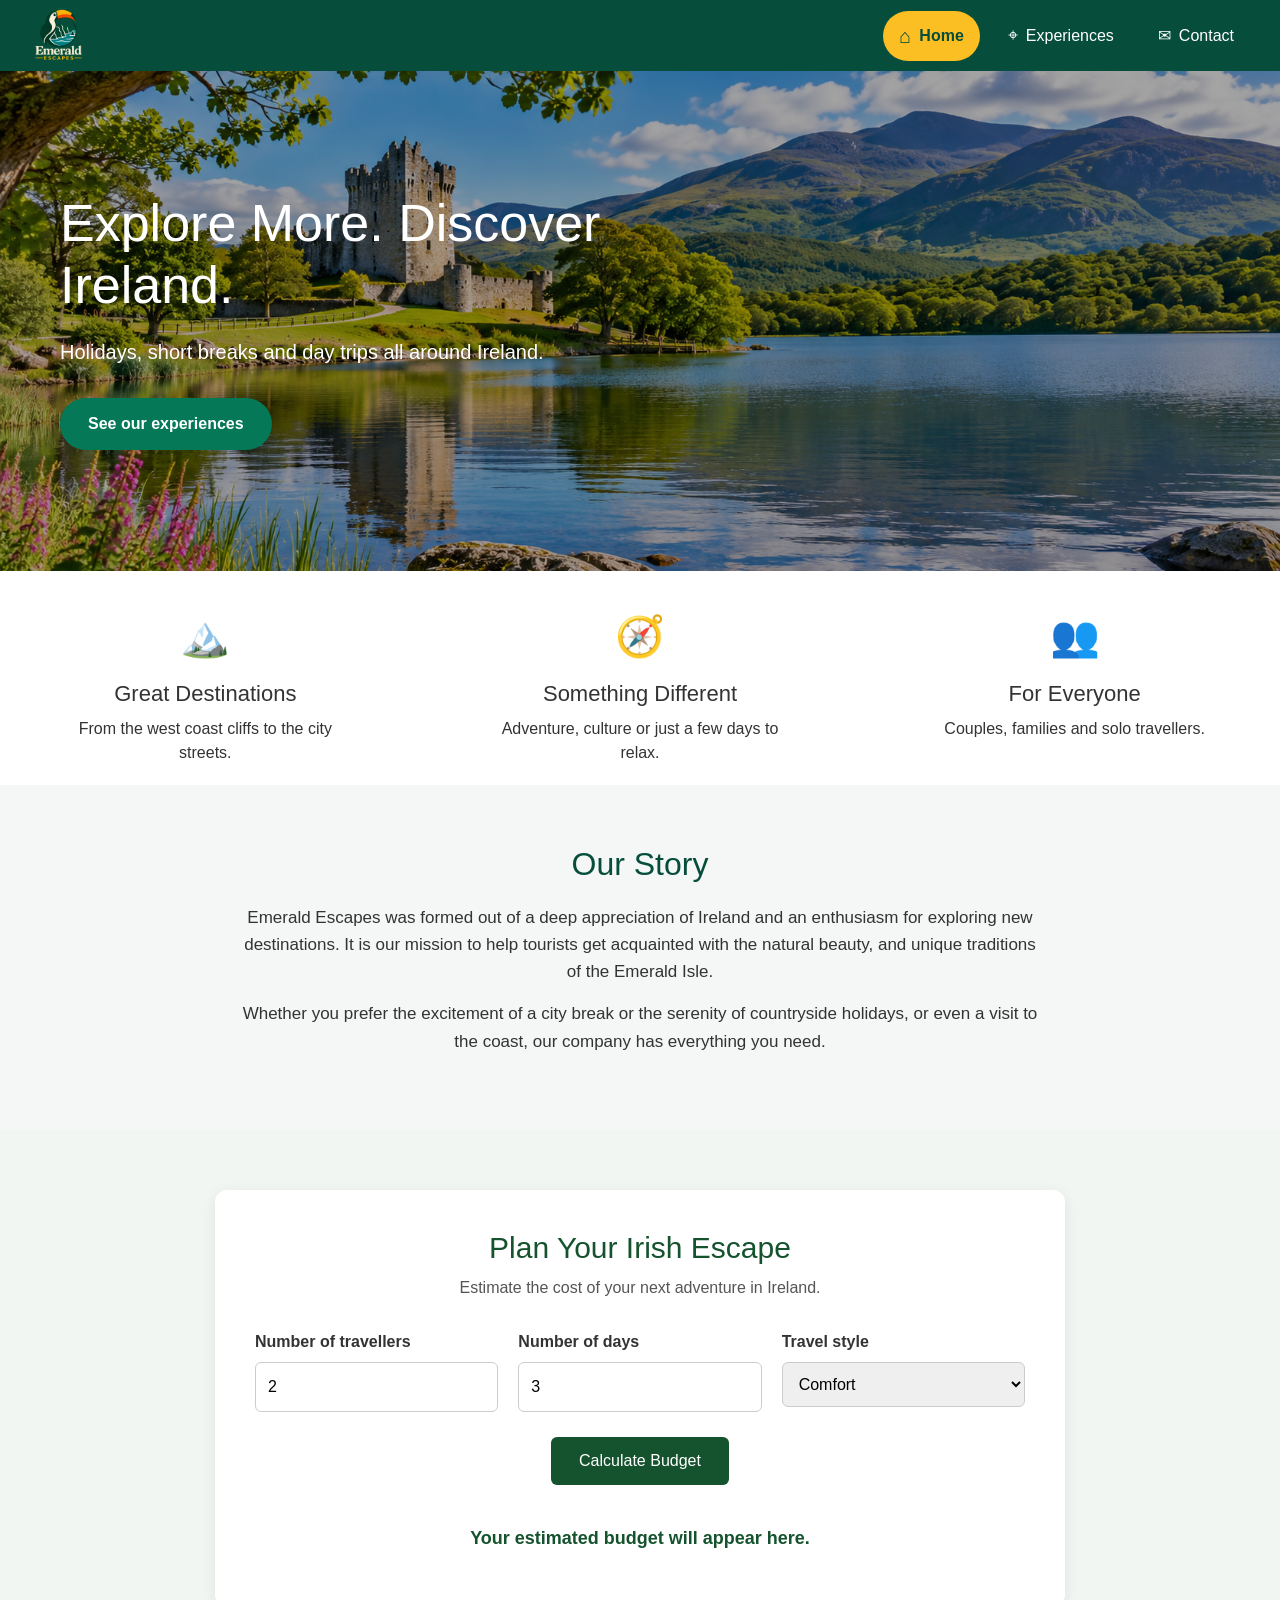
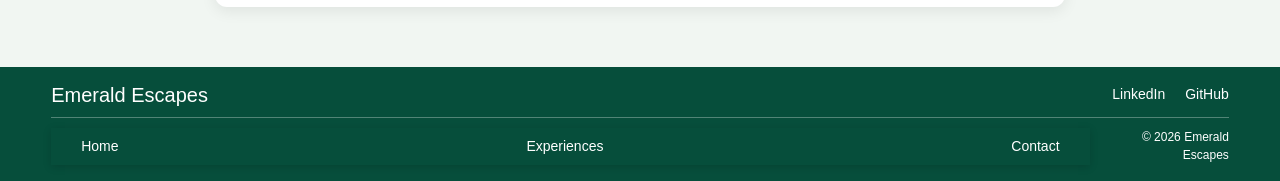
<file: index.html>
<!DOCTYPE html>
<html lang="en">
	<head>
		<meta charset="UTF-8">
		<meta name="viewport" content="width=device-width, initial-scale=1.0">
		<title>Emerald Escapes</title>
		
		<!-- Bootstrap CSS -->
		<link href="https://cdn.jsdelivr.net/npm/bootstrap@5.3.8/dist/css/bootstrap.min.css"
		rel="stylesheet"
		integrity="sha384-sRIl4kxILFvY47J16cr9ZwB07vP4J8+LH7qKQnuqkuIAvNWLzeN8tE5YBujZqJLB"
		crossorigin="anonymous">
				
		<link rel="stylesheet" href="css/style.css">
	</head>

	<body>

		<nav>
			<a href="index.html" class="logo">
				<img src="images/emerald-logo.png" alt="Emerald Escapes">
			</a>
			<ul>
				<li><a href="index.html" class="active">Home</a></li>
				<li><a href="experiences.html">Experiences</a></li>
				<li><a href="contact.html">Contact</a></li>
			</ul>
		</nav>

		<!-- hero -->
		<section class="hero">
			<h1>Explore More. Discover Ireland.</h1>
			<p>Holidays, short breaks and day trips all around Ireland.</p>
			<a href="experiences.html">See our experiences</a>
		</section>

		<!-- 3 cards under the hero -->
		<section class="highlights row g-4">
			<div class="col-12 col-md-4">
    			<article class="highlight">
					<div class="highlight-icon">🏔️</div>
					<h2>Great Destinations</h2>
					<p>From the west coast cliffs to the city streets.</p>
				</article>
			</div>

			<div class="col-12 col-md-4">
				<article class="highlight">
					<div class="highlight-icon">🧭</div>
					<h2>Something Different</h2>
					<p>Adventure, culture or just a few days to relax.</p>
				</article>
			</div>
		
			<div class="col-12 col-md-4">
				<article class="highlight">
					<div class="highlight-icon">👥</div>
					<h2>For Everyone</h2>
					<p>Couples, families and solo travellers.</p>
				</article>
			</div>
		</section>
		
		<!-- Our Story -->
		<section class="about">
			<div class="about-container">
				<h2>Our Story</h2>

				<p>
					Emerald Escapes was formed out of a deep appreciation of Ireland 
					and an enthusiasm for exploring new destinations. 
					It is our mission to help tourists get acquainted with the natural beauty,
					and unique traditions of the Emerald Isle.
				</p>

				<p>
					Whether you prefer the excitement of a city break or the serenity of countryside holidays, 
					or even a visit to the coast, our company has everything you need.
					
				</p>
			</div>
		</section>

		
		<!-- Holiday Budget Calculator -->
		<section class="budget-calculator">
			<div class="budget-container">
				<h2>Plan Your Irish Escape</h2>
				<p>Estimate the cost of your next adventure in Ireland.</p>

				<div class="budget-form">

					<div class="budget-field">
						<label for="travellers">Number of travellers</label>
						<input type="number" id="travellers" min="1" max="20" value="2">
					</div>

					<div class="budget-field">
						<label for="days">Number of days</label>
						<input type="number" id="days" min="1" max="30" value="3">
					</div>

					<div class="budget-field">
						<label for="travel-style">Travel style</label>
						<select id="travel-style">
							<option value="60">Budget</option>
							<option value="100" selected>Comfort</option>
							<option value="180">Luxury</option>
						</select>
					</div>

				</div>

				<button type="button" id="calculate-budget">
					Calculate Budget
				</button>

				<div id="budget-result" aria-live="polite">
					Your estimated budget will appear here.
				</div>
			</div>
		</section>

		<!--Footer-->
		<footer class="footer">
			<div class="footer-top">
				<div class="footer-brand">
					<h2>Emerald Escapes</h2>
				</div>
				<div class="footer-social">
					<a href="https://linkedin.com/in/glimaalmeida" target="_blank" rel="noopener noreferrer">LinkedIn</a>
					<a href="https://github.com/GuiLimaTi" target="_blank" rel="noopener noreferrer">GitHub</a>
				</div>
			</div>

			<div class="footer-bottom">
				<nav class="footer-links">
					<a href="index.html">Home</a>
					<a href="experiences.html">Experiences</a>
					<a href="contact.html">Contact</a>
				</nav>
				<p class="footer-copyright">&copy; 2026 Emerald Escapes</p>
			</div>
		</footer>
			
			<!-- JavaScript -->
        <script src="js/script.js"></script>

	</body>
</html>
</file>
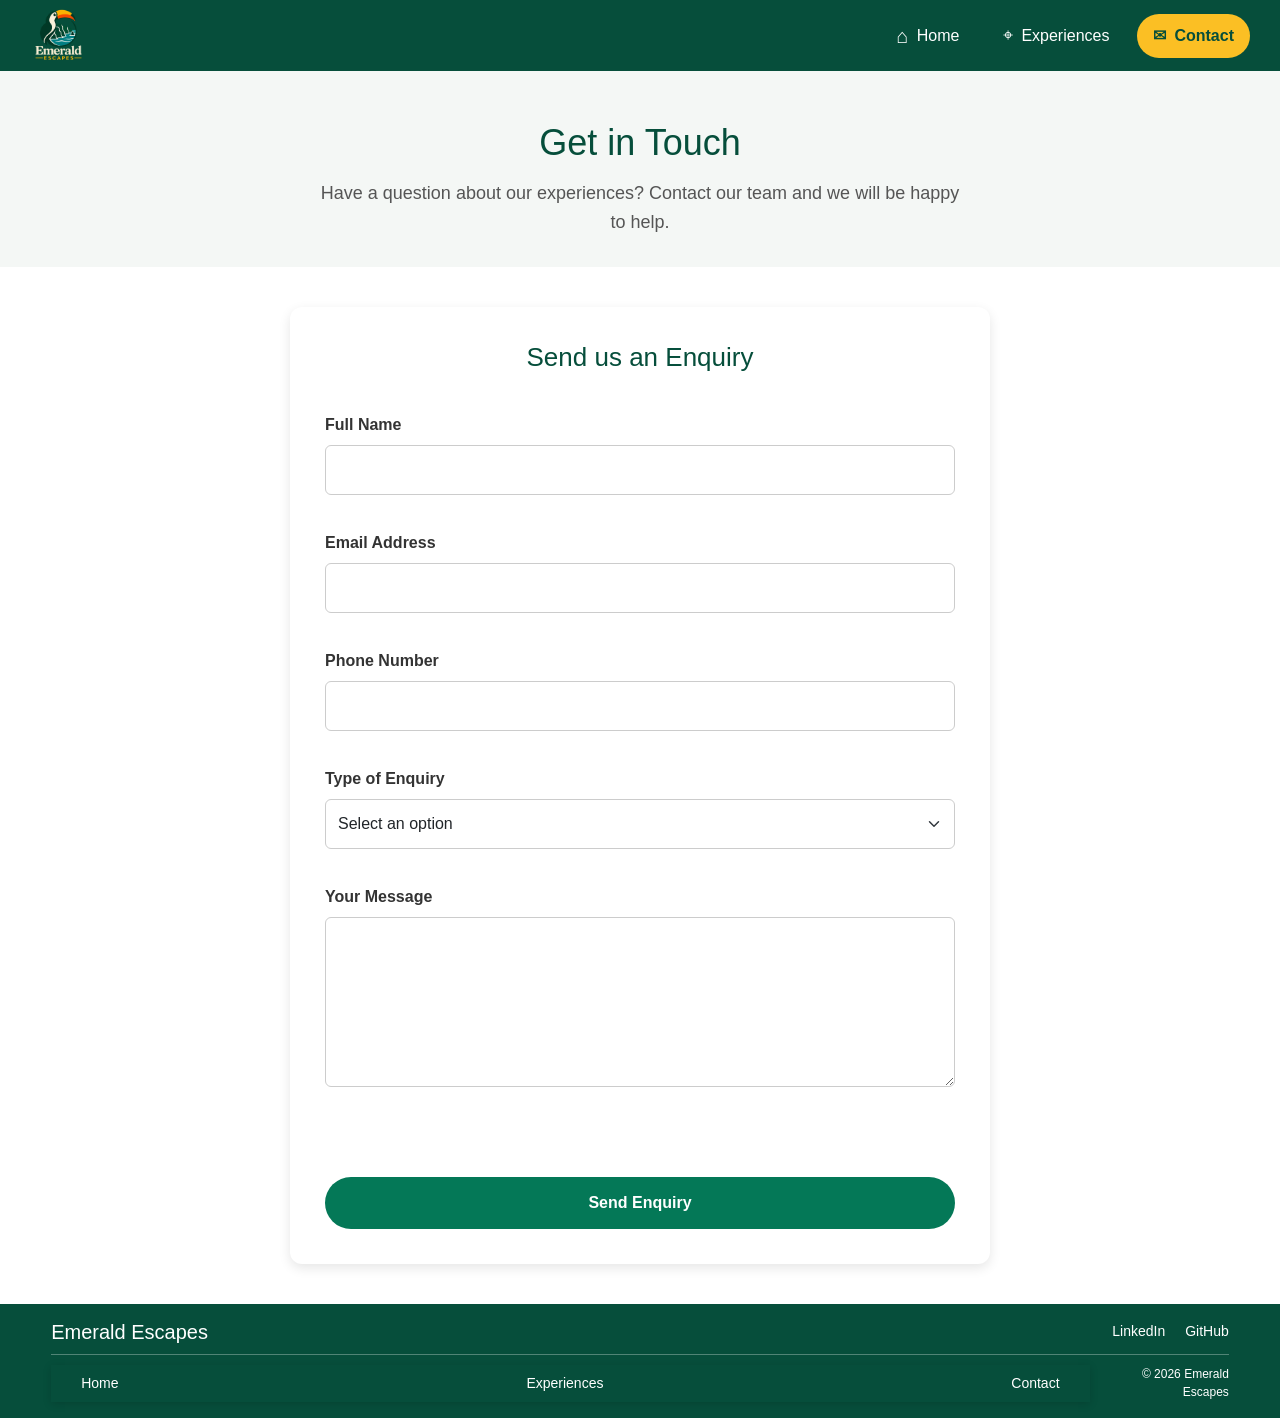
<file: contact.html>
<!DOCTYPE html>
<html lang="en">

	<head>
		<meta charset="UTF-8">
		<meta name="viewport" content="width=device-width, initial-scale=1.0">
		<title> Emerald Escapes | Contact</title>
		
		<!-- Bootstrap CSS -->
		<link href="https://cdn.jsdelivr.net/npm/bootstrap@5.3.8/dist/css/bootstrap.min.css"
		rel="stylesheet"
		integrity="sha384-sRIl4kxILFvY47J16cr9ZwB07vP4J8+LH7qKQnuqkuIAvNWLzeN8tE5YBujZqJLB"
		crossorigin="anonymous">
		
		<link rel="stylesheet" href="css/style.css">
	</head>

	<body>
		<nav>
			<a href="index.html" class="logo">
				<img src="images/emerald-logo.png" alt="Emerald Escapes">
			</a>
			<ul>
				<li><a href="index.html">Home</a></li>
				<li><a href="experiences.html">Experiences</a></li>
				<li><a href="contact.html" class="active">Contact</a></li>
			</ul>
		</nav>
		
		<section class="contact-header">
		
			<h1> Get in Touch </h1>
			<p>
				Have a question about our experiences?
				Contact our team and we will be happy to help.
			</p>
			
		</section>
		
		<!--Contact form section-->
		<section class="contact-section">
		
			<h2> Send us an Enquiry </h2>
			
			<form id="contact-form">
			
				<!--Name field-->
				<div class="mb-3">
					<label for="name" class="form-label">Full Name</label>
					<input type="text" class="form-control" id="name" name="name">
				</div>
				
				<!--Email field-->
				<div class="mb-3">
					<label for="email" class="form-label">Email Address</label>
					<input type="email" class="form-control" id="email" name="email">
				</div>
				
				<!--Phone field-->
				<div class="mb-3">
					<label for="phone" class="form-label">Phone Number</label>
					<input type="tel" class="form-control" id="phone" name="phone">
				</div>
				
				<!-- Query type field-->
				<div class="mb-3">
					<label for="query-type" class="form-label">Type of Enquiry</label>
					<select class="form-select" id="query-type" name="query-type">
						<option value="">Select an option</option>
						<option value="booking">Booking</option>
						<option value="payment">Payment</option>
						<option value="information">General Information</option>
						<option value="other">Other</option>
					</select>
				</div>
				
				<!--Message field-->
				<div class="mb-3">
					<label for="message" class="form-label">Your Message</label>
					<textarea class="form-control" id="message" name="message" rows="6"></textarea>
				</div>
				
				<!--Form feedback area-->
				<div id="form-feedback" aria-live="polite"></div>
				
				<!--Submit button--> 
				<button type="submit" class="btn btn-success">
					Send Enquiry
				</button>			
			</form>
		</section>

			<!--Footer-->
			<footer class="footer">
				<div class="footer-top">
					<div class="footer-brand">
						<h2>Emerald Escapes</h2>
					</div>
					<div class="footer-social">
						<a href="https://linkedin.com/in/glimaalmeida" target="_blank" rel="noopener noreferrer">LinkedIn</a>
						<a href="https://github.com/GuiLimaTi" target="_blank" rel="noopener noreferrer">GitHub</a>
					</div>
				</div>

				<div class="footer-bottom">
					<nav class="footer-links">
						<a href="index.html">Home</a>
						<a href="experiences.html">Experiences</a>
						<a href="contact.html">Contact</a>
					</nav>
					<p class="footer-copyright">&copy; 2026 Emerald Escapes</p>
				</div>
			</footer>
			
			<script src="js/script.js"></script>
			
	</body>
</html>
</file>
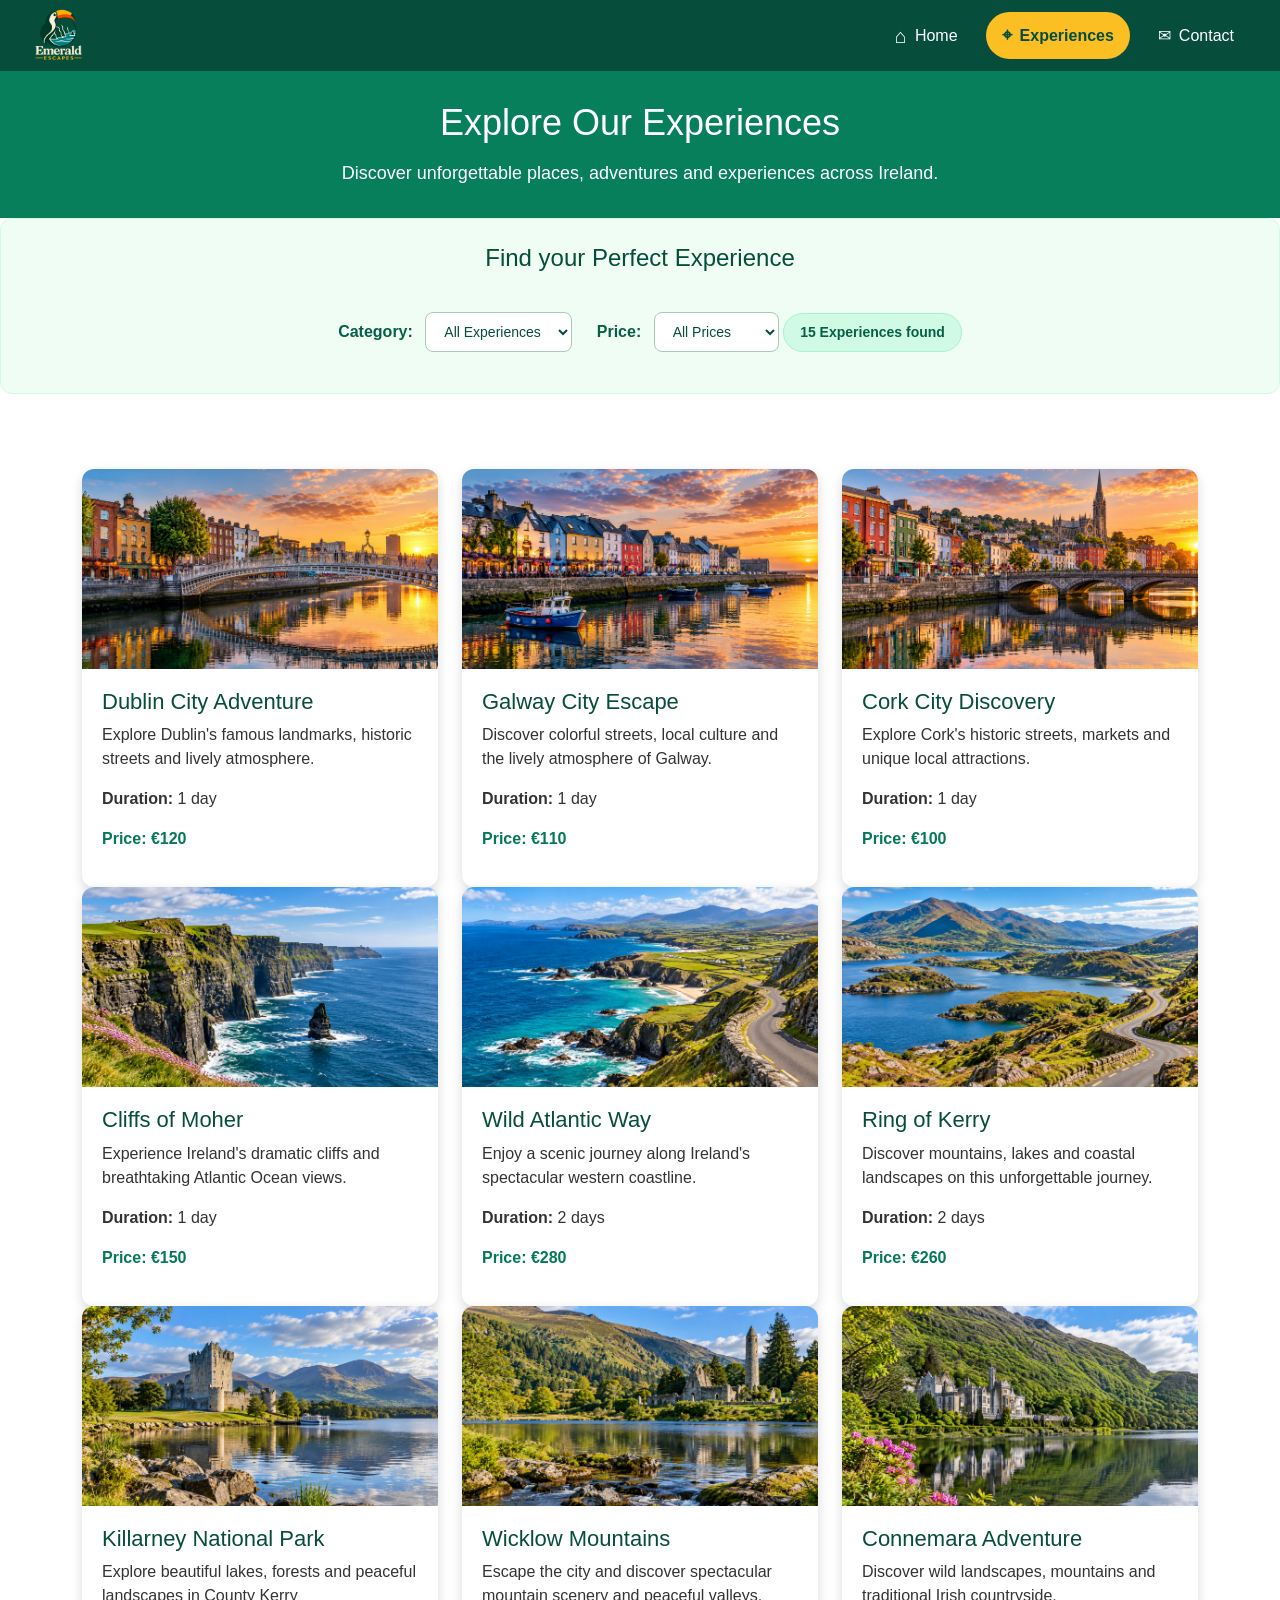
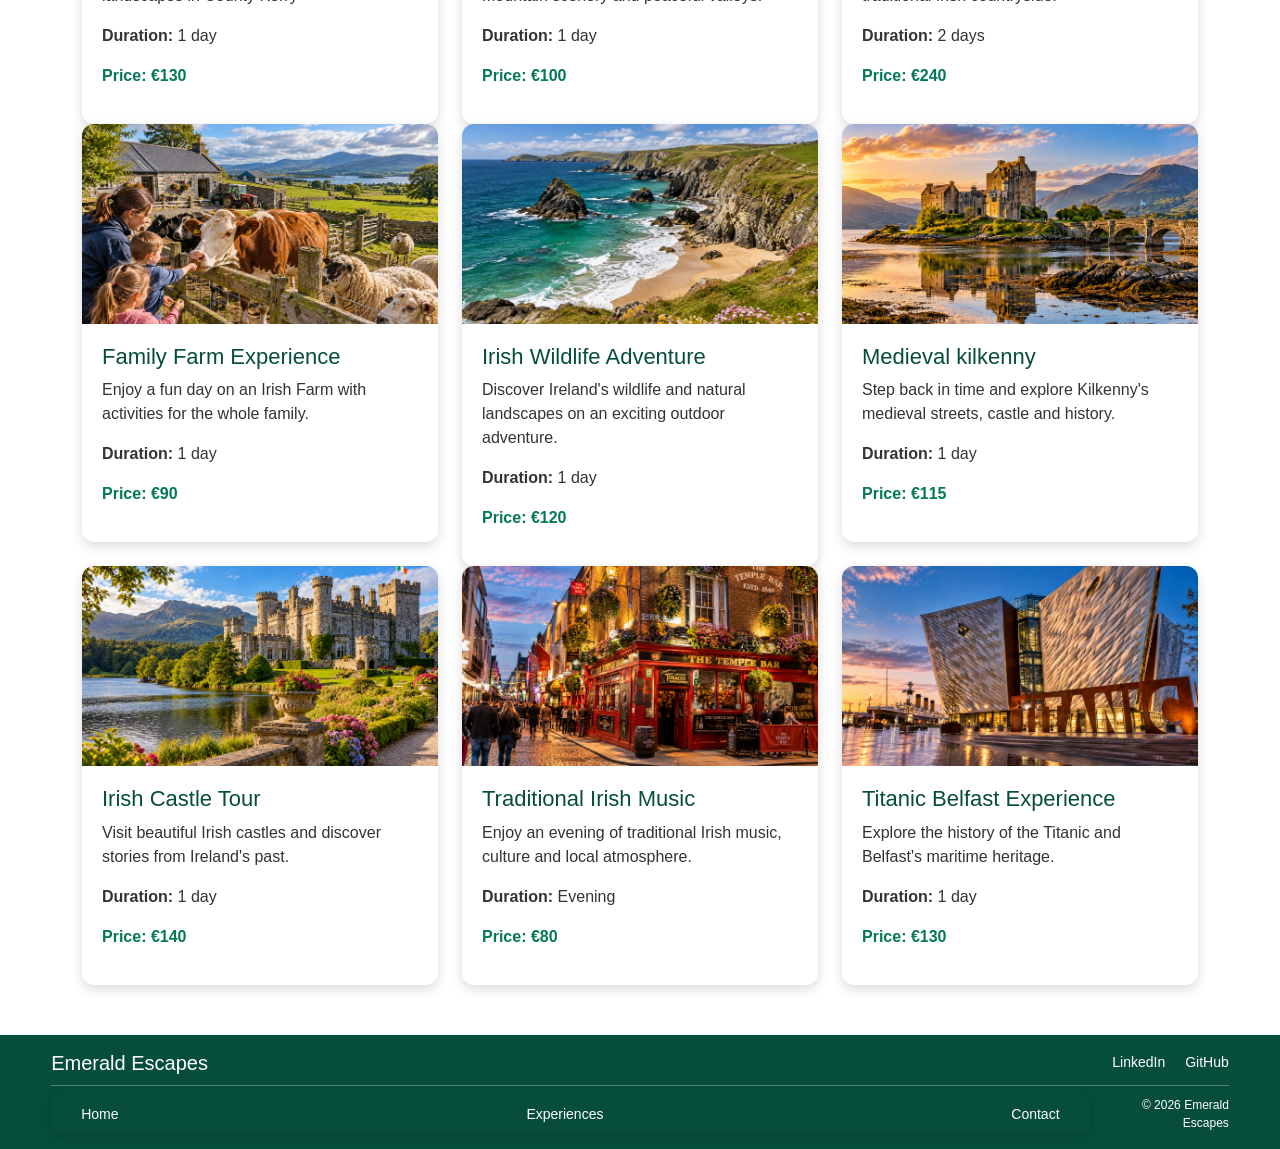
<file: experiences.html>
<!DOCTYPE html>
<html lang="en">
	<head>

		<meta charset="UTF-8">
		<meta name="viewport" content="width=device-width, initial-scale=1.0">
		<title> Emerald Escapes | Experiences</title>
		
		<!-- Bootstrap CSS -->
		<link href="https://cdn.jsdelivr.net/npm/bootstrap@5.3.8/dist/css/bootstrap.min.css"
		rel="stylesheet"
		integrity="sha384-sRIl4kxILFvY47J16cr9ZwB07vP4J8+LH7qKQnuqkuIAvNWLzeN8tE5YBujZqJLB"
		crossorigin="anonymous">
		
		<link rel="stylesheet" href="css/style.css">
	</head>

	<body>
		<nav>
			<a href="index.html" class="logo">
				<img src="images/emerald-logo.png" alt="Emerald Escapes">
			</a>
			<ul>
				<li><a href="index.html">Home</a></li>
				<li><a href="experiences.html" class="active">Experiences</a></li>
				<li><a href="contact.html">Contact</a></li>
			</ul>
		</nav>
		
		<!--Experiences page heading-->
		<section class="experience-header">
		
			<!--Main heading-->
			<h1>Explore Our Experiences</h1>
			<p> Discover unforgettable places, adventures and experiences across Ireland.</p>
		</section>
		
		<!--Experience filters-->
		<section class="filters">
		
			<!--Filter heading-->
			<h2>Find your Perfect Experience</h2>
			
			<!--Category filter-->
			<label for="category"> Category:</label>
			
			<select id="category">
				<option value="all">All Experiences</option>
				<option value="city">City</option>
				<option value="coastal">Coastal</option>
				<option value="countryside">Countryside</option>
				<option value="family">Family</option>
				<option value="cultural">Cultural</option>
			</select>
			
			<!--Price filter-->
			<label for="price">Price:</label>
			
			<select id="price">
				<option value="all">All Prices </option>
				<option value="low">Under €100</option>
				<option value="medium">€100 - €200 </option>
				<option value="high">Over €200 </option>
			</select>
			
			<!-- Display the number of experiences-->
			<p id="results-count" aria-live="polite"> 15 Experiences found </p>
		</section>
			
			<!--Experiences section-->
			<section class="experiences">
			
				<div class="container">
					<div class="row">

						<!-- (01. DUBLIN) Experience card -->
						<div class="col-12 col-md-6 col-lg-4">
							<article class="experience-card" data-category="city" data-price="120">
						
								<!--Experience image-->
								<img src="images/dublin.jpg" alt="View of Dublin City">
								
								<!--Experience information-->
								<div class="experience-info">
								
									<!--Experience title-->
									<h2> Dublin City Adventure</h2>
													
									<!-- Short description-->
									<p> Explore Dublin's famous landmarks, historic streets and lively atmosphere.</p>
								
									<!--Experience details-->
									<p><strong>Duration:</strong> 1 day </p>
									<p><strong>Price:</strong> €120 </p>
								</div>
							</article>
						</div>
						
						<!--(02. GALWAY) Experience card-->
						<div class="col-12 col-md-6 col-lg-4">
							<article class="experience-card"data-category="city" data-price="110">
						
								<!--Experience image-->
								<img src="images/galway.jpg" alt="View of Galway City">
								
								<!--Experience information-->
								<div class="experience-info">
								
									<!--Experience title-->
									<h2> Galway City Escape</h2>
													
									<!-- Short description-->
									<p> Discover colorful streets, local culture and the lively atmosphere of Galway.</p>
								
									<!--Experience details-->
									<p><strong>Duration:</strong> 1 day </p>
									<p><strong>Price:</strong> €110 </p>
								</div>
							</article>
						</div>
						
						<!--(03. CORK) Experience card-->
						<div class="col-12 col-md-6 col-lg-4">
							<article class="experience-card" data-category="city" data-price="100">
						
								<!--Experience image-->
								<img src="images/cork.jpg" alt="View of Cork City">
								
								<!--Experience information-->
								<div class="experience-info">
								
									<!--Experience title-->
									<h2> Cork City Discovery</h2>
													
									<!-- Short description-->
									<p> Explore Cork's historic streets, markets and unique local attractions.</p>
								
									<!--Experience details-->
									<p><strong>Duration:</strong> 1 day </p>
									<p><strong>Price:</strong> €100 </p>
								</div>
							</article>
						</div>
						
						<!--(04. Cliffs of Moher) Experience card-->
						<div class="col-12 col-md-6 col-lg-4">
							<article class="experience-card"data-category="coastal" data-price="150">
						
								<!--Experience image-->
								<img src="images/cliffs-of-moher.jpg" alt="Cliffs of Moher Overlooking the Atlantic Ocean">
								
								<!--Experience information-->
								<div class="experience-info">
								
									<!--Experience title-->
									<h2> Cliffs of Moher</h2>
													
									<!-- Short description-->
									<p> Experience Ireland's dramatic cliffs and breathtaking Atlantic Ocean views.</p>
								
									<!--Experience details-->
									<p><strong>Duration:</strong> 1 day </p>
									<p><strong>Price:</strong> €150 </p>
								</div>
							</article>
						</div>
						
						<!--(05. Wild Atlantic Way) Experience card-->
						<div class="col-12 col-md-6 col-lg-4">
								<article class="experience-card"data-category="coastal" data-price="280">
							
								<!--Experience image-->
								<img src="images/wild-atlantic-way.jpg" alt="Scenic view along the Wild Atlantic Way">
								
								<!--Experience information-->
								<div class="experience-info">
								
									<!--Experience title-->
									<h2> Wild Atlantic Way</h2>
													
									<!-- Short description-->
									<p> Enjoy a scenic journey along Ireland's spectacular western coastline.</p>
								
									<!--Experience details-->
									<p><strong>Duration:</strong> 2 days </p>
									<p><strong>Price:</strong> €280 </p>
								</div>
							</article>
						</div>
						
						<!--(06. Ring of Kerry) Experience card-->
						<div class="col-12 col-md-6 col-lg-4">
							<article class="experience-card" data-category="coastal" data-price="260">
						
								<!--Experience image-->
								<img src="images/ring-of-kerry.jpg" alt="Mountain and coastal scenery along the Ring of Kerry">
								
								<!--Experience information-->
								<div class="experience-info">
								
									<!--Experience title-->
									<h2> Ring of Kerry</h2>
													
									<!-- Short description-->
									<p> Discover mountains, lakes and coastal landscapes on this unforgettable journey.</p>
								
									<!--Experience details-->
									<p><strong>Duration:</strong> 2 days </p>
									<p><strong>Price:</strong> €260 </p>
								</div>
							</article>
						</div>
						
						<!--(07. Killarney National Park) Experience card-->
						<div class="col-12 col-md-6 col-lg-4">
							<article class="experience-card" data-category="countryside" data-price="130">
						
								<!--Experience image-->
								<img src="images/killarney.jpg" alt="Landscape of Killarney National Park">
								
								<!--Experience information-->
								<div class="experience-info">
								
									<!--Experience title-->
									<h2> Killarney National Park </h2>
													
									<!-- Short description-->
									<p> Explore beautiful lakes, forests and peaceful landscapes in County Kerry</p>
								
									<!--Experience details-->
									<p><strong>Duration:</strong> 1 day </p>
									<p><strong>Price:</strong> €130 </p>
								</div>
							</article>
						</div>
						
						<!--(08. Wicklow Mountains) Experience card-->
						<div class="col-12 col-md-6 col-lg-4">
							<article class="experience-card" data-category="countryside" data-price="100">
						
								<!--Experience image-->
								<img src="images/wicklow.jpg" alt="Mountain landscape in Wicklow">
								
								<!--Experience information-->
								<div class="experience-info">
								
									<!--Experience title-->
									<h2> Wicklow Mountains</h2>
													
									<!-- Short description-->
									<p> Escape the city and discover spectacular mountain scenery and peaceful valleys.</p>
								
									<!--Experience details-->
									<p><strong>Duration:</strong> 1 day </p>
									<p><strong>Price:</strong> €100 </p>
								</div>
							</article>
						</div>
						
						<!--(09. Connemara Adventure) Experience card-->
						<div class="col-12 col-md-6 col-lg-4">
							<article class="experience-card" data-category="countryside" data-price="240">
						
								<!--Experience image-->
								<img src="images/connemara.jpg" alt="Mountain and countryside landscape in Connemara">
								
								<!--Experience information-->
								<div class="experience-info">
								
									<!--Experience title-->
									<h2> Connemara Adventure</h2>
													
									<!-- Short description-->
									<p> Discover wild landscapes, mountains and traditional Irish countryside.</p>
								
									<!--Experience details-->
									<p><strong>Duration:</strong> 2 days </p>
									<p><strong>Price:</strong> €240 </p>
								</div>
							</article>
						</div>
						
						<!--(10. Family Farm Experience) Experience card-->
						<div class="col-12 col-md-6 col-lg-4">
							<article class="experience-card" data-category="family" data-price="90">
						
								<!--Experience image-->
								<img src="images/family-farm.jpg" alt="Family enjoying an Irish Farm">
								
								<!--Experience information-->
								<div class="experience-info">
								
									<!--Experience title-->
									<h2> Family Farm Experience</h2>
													
									<!-- Short description-->
									<p> Enjoy a fun day on an Irish Farm with activities for the whole family.</p>
								
									<!--Experience details-->
									<p><strong>Duration:</strong> 1 day </p>
									<p><strong>Price:</strong> €90 </p>
								</div>
							</article>
						</div>
						
						<!--(11. Irish Wildlife Aventure) Experience card-->
						<div class="col-12 col-md-6 col-lg-4">
							<article class="experience-card" data-category="family" data-price="120">
						
								<!--Experience image-->
								<img src="images/irish-wildlife.jpg" alt="Irish Countryside Wildlife and nature">
								
								<!--Experience information-->
								<div class="experience-info">
								
									<!--Experience title-->
									<h2> Irish Wildlife Adventure</h2>
													
									<!-- Short description-->
									<p> Discover Ireland's wildlife and natural landscapes on an exciting outdoor adventure.</p>
								
									<!--Experience details-->
									<p><strong>Duration:</strong> 1 day </p>
									<p><strong>Price:</strong> €120 </p>
								</div>
							</article>
						</div>
						
						<!--(12. Medieval kilkenny) Experience card-->
						<div class="col-12 col-md-6 col-lg-4">
							<article class="experience-card" data-category="cultural" data-price="115">
						
								<!--Experience image-->
								<img src="images/kilkenny.jpg" alt="Historic Medieval buildings in Kilkenny">
								
								<!--Experience information-->
								<div class="experience-info">
								
									<!--Experience title-->
									<h2> Medieval kilkenny</h2>
													
									<!-- Short description-->
									<p> Step back in time and explore Kilkenny's medieval streets, castle and history.</p>
								
									<!--Experience details-->
									<p><strong>Duration:</strong> 1 day </p>
									<p><strong>Price:</strong> €115 </p>
								</div>
							</article>
						</div>
						
						<!--(13. Irish Castle Tour) Experience card-->
						<div class="col-12 col-md-6 col-lg-4">
							<article class="experience-card" data-category="cultural" data-price="140">
						
								<!--Experience image-->
								<img src="images/irish-castle.jpg" alt="Historic Irish castel surrounded by green countryside">
								
								<!--Experience information-->
								<div class="experience-info">
								
									<!--Experience title-->
									<h2> Irish Castle Tour</h2>
													
									<!-- Short description-->
									<p> Visit beautiful Irish castles and discover stories from Ireland's past.</p>
								
									<!--Experience details-->
									<p><strong>Duration:</strong> 1 day </p>
									<p><strong>Price:</strong> €140 </p>
								</div>
							</article>
						</div>
						
						<!--(14. Traditional Irish Music) Experience card-->
						<div class="col-12 col-md-6 col-lg-4">
							<article class="experience-card" data-category="cultural" data-price="80">
						
								<!--Experience image-->
								<img src="images/irish-music.jpg" alt="Traditional Irish music performance in a local pub">
								
								<!--Experience information-->
								<div class="experience-info">
								
									<!--Experience title-->
									<h2> Traditional Irish Music</h2>
													
									<!-- Short description-->
									<p> Enjoy an evening of traditional Irish music, culture and local atmosphere.</p>
								
									<!--Experience details-->
									<p><strong>Duration:</strong> Evening </p>
									<p><strong>Price:</strong> €80 </p>
								</div>
							</article>
						</div>
						
						<!--(15. Titanic Belfast Experience) Experience card-->
						<div class="col-12 col-md-6 col-lg-4">
								<article class="experience-card"data-category="cultural" data-price="130">
							
								<!--Experience image-->
								<img src="images/titanic.jpg" alt="Titanic Belfast museum building">
								
								<!--Experience information-->
								<div class="experience-info">
								
									<!--Experience title-->
									<h2> Titanic Belfast Experience</h2>
													
									<!-- Short description-->
									<p> Explore the history of the Titanic and Belfast's maritime heritage.</p>
								
									<!--Experience details-->
									<p><strong>Duration:</strong> 1 day </p>
									<p><strong>Price:</strong> €130 </p>
								</div>
							</article>
						</div>
					</div>
				</div>
			</section>
			
			<!--Footer-->
			<footer class="footer">
				<div class="footer-top">
					<div class="footer-brand">
						<h2>Emerald Escapes</h2>
					</div>
					<div class="footer-social">
						<a href="https://linkedin.com/in/glimaalmeida" target="_blank" rel="noopener noreferrer">LinkedIn</a>
						<a href="https://github.com/GuiLimaTi" target="_blank" rel="noopener noreferrer">GitHub</a>
					</div>
				</div>

				<div class="footer-bottom">
					<nav class="footer-links">
						<a href="index.html">Home</a>
						<a href="experiences.html">Experiences</a>
						<a href="contact.html">Contact</a>
					</nav>
					<p class="footer-copyright">&copy; 2026 Emerald Escapes</p>
				</div>
			</footer>
			
			
			<!--JavaScript file for the experience filters-->
			<script src="js/script.js"></script>
		
	</body>
</html>
</file>
<file: css/style.css>
body {
    margin: 0; /*remove standard margin of browser*/
    font-family: Arial, sans-serif;
    color: #333;
}
/* Navigation Bar*/
nav {
    
    width: 100%;
    box-sizing: border-box;
    z-index: 1000;

    display: flex;
    align-items: center;
    justify-content: space-between;

    background-color: #064e3b;
    padding: 8px 30px;
    box-shadow: 0 2px 8px rgba(0, 0, 0, 0.15);
}

nav .logo {
    display: flex;
    align-items: center;
    flex-shrink: 0;
}

nav .logo img {
    display: block;
    height: 55px;
    width: auto;
    object-fit: contain;
}

nav ul {
    display: flex;
    align-items: center;
    gap: 12px;
    list-style: none;
    margin: 0;
    padding: 0;
}

nav li a {
    display: flex;
    align-items: center;
    gap: 8px;

    color: white;
    text-decoration: none;
    font-size: 16px;
    font-weight: 500;

    padding: 10px 16px;
    border-radius: 25px;
    transition: background-color 0.3s ease, color 0.3s ease;
}

/* Adds a house icon before the Home link */
nav li:nth-child(1) a::before {
    content: "⌂";
    font-size: 20px;
}

/* Adds a location icon before the Experiences link. */
nav li:nth-child(2) a::before {
    content: "⌖";
    font-size: 18px;
}

/* Adds an envelope icon before the Contact link. */
nav li:nth-child(3) a::before {
    content: "✉";
    font-size: 16px;
}

nav li a:hover {
    background-color: rgba(255, 255, 255, 0.12);
    color: #fbbf24;
}

nav li a.active {
    background-color: #fbbf24;
    color: #064e3b;
    font-weight: bold;
}

/* Home Page - Hero Section*/

.hero {
    min-height: 500px;
    padding: 60px; 
    background-image: url("../images/ireland-hero.jpg");
    background-size: cover;
    background-position: center;
    color: white;
    position: relative;
    display: flex;
    flex-direction: column;
    justify-content: center;
    align-items: flex-start;
}

/* Dark overlay over the hero image */
.hero::before {
    content: "";
    position: absolute;
    top: 0;
    left: 0;
    width: 100%;
    height: 100%;
    background-color: rgba(0, 0, 0, 0.35);
    z-index: 1;
}

/* Keep hero content above the overlay */
.hero h1,
.hero p,
.hero a {
    position: relative;
    z-index: 2;
}

/* Hero heading */
.hero h1 {
    font-size: 52px;
    max-width: 600px;
    margin-bottom: 20px;
}

/* Hero description */
.hero p {
    font-size: 20px;
    max-width: 600px;
    line-height: 1.6;
    margin-bottom: 30px;
}

/* Hero button */
.hero a {
    display: inline-block;
    background-color: #047857;
    color: white;
    text-decoration: none;
    padding: 14px 28px;
    border-radius: 30px;
    font-weight: bold;
}

/* Hero button hover effect */
.hero a:hover {
    background-color: #065f46;
}


/* HOME PAGE - HIGHLIGHTS */

.highlight {
    padding: 35px 60px 20px;
    background-color: white;
	text-align: center;
    height: 100%;
}

.highlight h2 {
    font-size: 22px;
    margin-bottom: 10px;
}

.highlight p {
    font-size: 16px;
    line-height: 1.5;
    margin: 0;
}

.highlight-icon {
    font-size: 40px;
    margin-bottom: 15px;
}

/* HOME PAGE - ABOUT */


.about {
    padding: 60px 80px;
    text-align: center;
    background-color: #f4f7f5;
}

.about h2 {
    font-size: 32px;
    color: #064e3b;
    margin-bottom: 20px;
}

.about p {
    max-width: 800px;
    margin: 0 auto 15px auto;
    font-size: 17px;
    line-height: 1.6;
}

/* EXPERIENCES PAGE - HEADER*/

.experience-header {
    text-align: center;
    padding: 30px 20px ;	
	background-color: #087f5b;
	color:#ffffff;
}

.experience-header h1 {
    font-size: 36px;
    margin-bottom: 15px;
}

.experience-header p {
    font-size: 18px;
	max-width: 700px;
    margin: 0 auto;
	line-height:1.6;
}


/* EXPERIENCES PAGE - FILTERS  */

.filters {
    text-align: center;
    padding: 25px 20px;
	margin: 0 auto 25px;
	background-color:#f0fdf4;
	border: 1px solid #d1fae5;
	border-radius:12px;
}

/* Filter heading */
.filters h2 {
    color: #064e3b;
    font-size: 24px;
    margin-bottom: 22px;
}

/* Filter labels */
.filters label {
	display: inline-block;
    font-weight: bold;
	color: #065f46;
    margin: 8px 8px 8px 20px;
}

/* Filter dropdowns */
.filters select {
    padding: 10px 14px;
    border: 1px solid #a7cbb8;
    border-radius: 8px;
	background-color:#ffffff;
	color: #064e3b;
    font-size: 14px;
	cursor:pointer;
	transition: border-color 0.2s ease, box-shadow 0.2s ease;
}

/*Highlight dropdown when selected*/
.filters select:focus{
	outline:none;
	border-color: #059669;
	box-shadow: 0 0 0 3px rgba(5,150,105,0.15);
}

/* EXPERIENCES PAGE - CARD GRID  */

.experiences {
	padding: 50px 30px;
}

/* Individual experience card */
.experience-card {
    display: flex;
    flex-direction: column;
    width: 100%;
    min-width: 0;
    background-color: white;
    border-radius: 12px;
    overflow: hidden;

    /* Card shadow */
    box-shadow: 0 4px 12px rgba(0, 0, 0, 0.15);

    /* Smooth hover animation */
    transition: transform 0.3s ease, box-shadow 0.3s ease;
}

/* Experience image */
.experience-card img {
    display: block;
    width: 100%;
    height: 200px;
    object-fit: cover;
}

/* Experience information */
.experience-info {
    flex: 1;
    display: flex;
    flex-direction: column;
    padding: 20px;
}

/* Experience title */
.experience-info h2 {
    color: #064e3b;
    font-size: 22px;
    margin-top: 0;
}

/* Experience description */
.experience-info p {
    line-height: 1.5;
}

/* Keep the final paragraph, containing the price,at the bottom of the card */
.experience-info p:last-child {
    margin-top: auto;
    font-weight: bold;
    color: #047857;
}

/* Experience card hover effect */
.experience-card:hover {
    transform: translateY(-5px);
    box-shadow: 0 8px 20px rgba(0, 0, 0, 0.20);
}

/* RESPONSIVE DESIGN: TABLETS */

@media (max-width: 900px) {
   
    /* Reduce hero spacing */
.hero {
	padding: 50px 40px;
}
.hero h1 {
	font-size: 44px;
}

/* Reduce Home section spacing */
.highlights {
	padding: 40px 30px;
}

.about {
	padding: 50px 40px;
}
	}

/* RESPONSIVE DESIGN: MOBILE PHONES */

@media (max-width: 600px) {

    /* Adjust navigation for mobile screens */
nav {
    padding: 8px 12px;
}

nav .logo img {
    height: 45px;
}

nav ul {
    gap: 2px;
}

nav li a {
    font-size: 12px;
    padding: 8px 7px;
    gap: 4px;
}

/* Adjust hero for small screens */
.hero {
    min-height: 400px;
    padding: 40px 25px;
}

.hero h1 {
    font-size: 36px;
}

.hero p {
    font-size: 17px;
}

.highlights {
	padding: 35px 20px;
}

.highlight {
    padding: 15px;
}

/* Reduce About section spacing */
.about {
    padding: 40px 25px;
}

.about h2 {
    font-size: 28px;
}

/* Experiences page heading */
.experience-header {
    padding: 35px 20px 20px;
}

.experience-header h1 {
    font-size: 30px;
}

.experience-header p {
	font-size: 16px;
	line-height: 1.5;
}

/* Adjust card text for smaller screens */
.experience-info {
	padding: 18px;
    }
	
.experience-info h2 {
    font-size: 20px;
}

.filters {
    padding: 15px;
}

.filters h2 {
    font-size: 22px;
}

.filters label {
    display: block;
    margin: 12px 0 6px;
}

.filters select {
    max-width: 100%;
    }
}

/* FOOTER */

.footer {
    background-color: #064e3b;
    color: #ffffff;
    padding: 16px 4%;
}

.footer-top,
.footer-bottom {
    max-width: 1400px;
    margin: 0 auto;
    display: flex;
    align-items: center;
    justify-content: space-between;
    gap: 20px;
}

.footer-top {
    padding-bottom: 10px;
    border-bottom: 1px solid rgba(255, 255, 255, 0.3);
}

.footer-brand h2 {
    font-size: 20px;
    margin: 0;
}

.footer-bottom {
    padding-top: 10px;
}

.footer-links,
.footer-social {
    display: flex;
    align-items: center;
    flex-wrap: wrap;
    gap: 20px;
}

.footer-links a,
.footer-social a {
    color: #ffffff;
    text-decoration: none;
    font-size: 14px;
}

.footer-links a:hover,
.footer-social a:hover {
    color: #fbbf24;
}

.footer-copyright {
    font-size: 12px;
    margin: 0;
    text-align: right;
}

@media (max-width: 700px) {
.footer-top,
.footer-bottom {
   flex-direction: column;
   text-align: center;
   gap: 12px;
}

.footer-links,
.footer-social {
    justify-content: center;
}

.footer-copyright {
    text-align: center;
    }
}


/* Contact Page: Page Introduction */
.contact-header {
	text-align: center;
	padding: 50px 20px 30px;
	background-color: #f4f7f5;
}
.contact-header h1 {
	color: #064e3b;
	font-size:36px;
	margin-bottom:15px;
}
.contact-header p {
	color:#555;
	font-size:18px;
	line-height: 1.6;
	max-width: 650px;
	margin: 0 auto;
}

/* Contact Page: Form section */

.contact-section { 
	max-width:700px;
	margin: 40px auto;
	padding:35px;
	background-color: white;
	border-radius:12px;
	box-shadow: 0 4px 12px rgba(0,0,0,0.10);
}
.contact-section h2 {
	color: #064e3b;
	text-align:center;
	font-size:26px;
	margin-top:0;
	margin-bottom: 30px;
}

/*Form layout*/
#contact-form {
	display: flex;
	flex-direction: column;
	gap: 10px;
}
/*Labels above the fields*/
#contact-form label {
	font-weight: bold;
	color: #333;
	margin-top: 10px;
}

#contact-form input,
#contact-form select,
#contact-form textarea {
	width: 100%;
	box-sizing: border-box;
	padding: 12px;
	border: 1px solid #ccc;
	border-radius: 6px;
	font-family: Arial, sans-serif;
	font-size: 16px;
}

/*Allow the messagem area to be resized vertically*/
#contact-form textarea { 
resize: vertical;
}

#contact-form button {
	margin-top: 15px;
	padding:14px;
	background-color: #047857;
	color:white;
	border:none;
	border-radius: 30px;
	font-size: 16px;
	font-weight: bold;
	cursor: pointer;
	transition: background-color 0.3s ease;
}
/*Button hover effect*/
#contact-form button:hover{
	background-color: #065f46;
}

/*  Contact Page: Responsive Design */

@media (max-width: 600px){
.contact-header { 
	padding: 35px 20px 25px;
	}
.contact-header h1 {
	font-size: 30px;
	}
.contact-header p {
	font-size:16px;
	}
.contact-section { 
	margin: 25px 15px;
	padding: 22px;
	}
.contact-section h2 {
	font-size:23px;
	}
}

/* FEEDBACK */

/* General styling for form feedback*/
#form-feedback {
	margin-top: 15px;
	padding: 12px;
	border-radius: 6px;
	font-size: 15px;
	font-weight: bold;
	text-align: center;
}

/*Error message styling*/
#form-feedback.error{
	color:#b91c1c;
	background-color: #fee2e2;
	border: 1px solid #fecaca;
}

/*Sucess message styling */
#form-feedback.success {
	color: #166534;
	background-color: #dcfce7;
	border: 1px solid #bbf7d0;
}

/* EXPERIENCE RESULTS  */

#results-count {
	display: inline-block;
	margin-top: 18px;
	padding: 8px 16px;
	background-color:#d1fae5;
	color: #065f46;
	border: 1px solid #a7f3d0;
	border-radius: 20px;
	font-size:14px;
	font-weight: bold;
}


/* HOLIDAY BUDGET CALCULATOR */

.budget-calculator {
    padding: 60px 20px;
    background-color: #f1f6f2;
    text-align: center;
}

.budget-container {
    max-width: 850px;
    margin: 0 auto;
    padding: 40px;
    background-color: #ffffff;
    border-radius: 12px;
    box-shadow: 0 4px 15px rgba(0, 0, 0, 0.08);
}

.budget-container h2 {
    color: #14532d;
    font-size: 30px;
    margin-bottom: 10px;
}

.budget-container > p {
    color: #555;
    margin-bottom: 30px;
}

.budget-form {
    display: grid;
    grid-template-columns: repeat(3, 1fr);
    gap: 20px;
    text-align: left;
}

.budget-field label {
    display: block;
    margin-bottom: 8px;
    font-weight: bold;
    color: #333;
}

.budget-field input,
.budget-field select {
    width: 100%;
    padding: 12px;
    border: 1px solid #ccc;
    border-radius: 6px;
    font-size: 16px;
}

#calculate-budget {
    margin-top: 25px;
    padding: 12px 28px;
    background-color: #14532d;
    color: white;
    border: none;
    border-radius: 6px;
    font-size: 16px;
    cursor: pointer;
    transition: background-color 0.3s ease;
}

#calculate-budget:hover {
    background-color: #1f7542;
}

#budget-result {
    margin-top: 25px;
    padding: 15px;
    color: #14532d;
    font-size: 18px;
    font-weight: bold;
}

/* Responsive budget calculator */

@media (max-width: 700px) {
.budget-form {
	grid-template-columns: 1fr;
    }

.budget-container {
	padding: 25px 20px;
    }

.budget-container h2 {
    font-size: 25px;
    }
}
</file>
